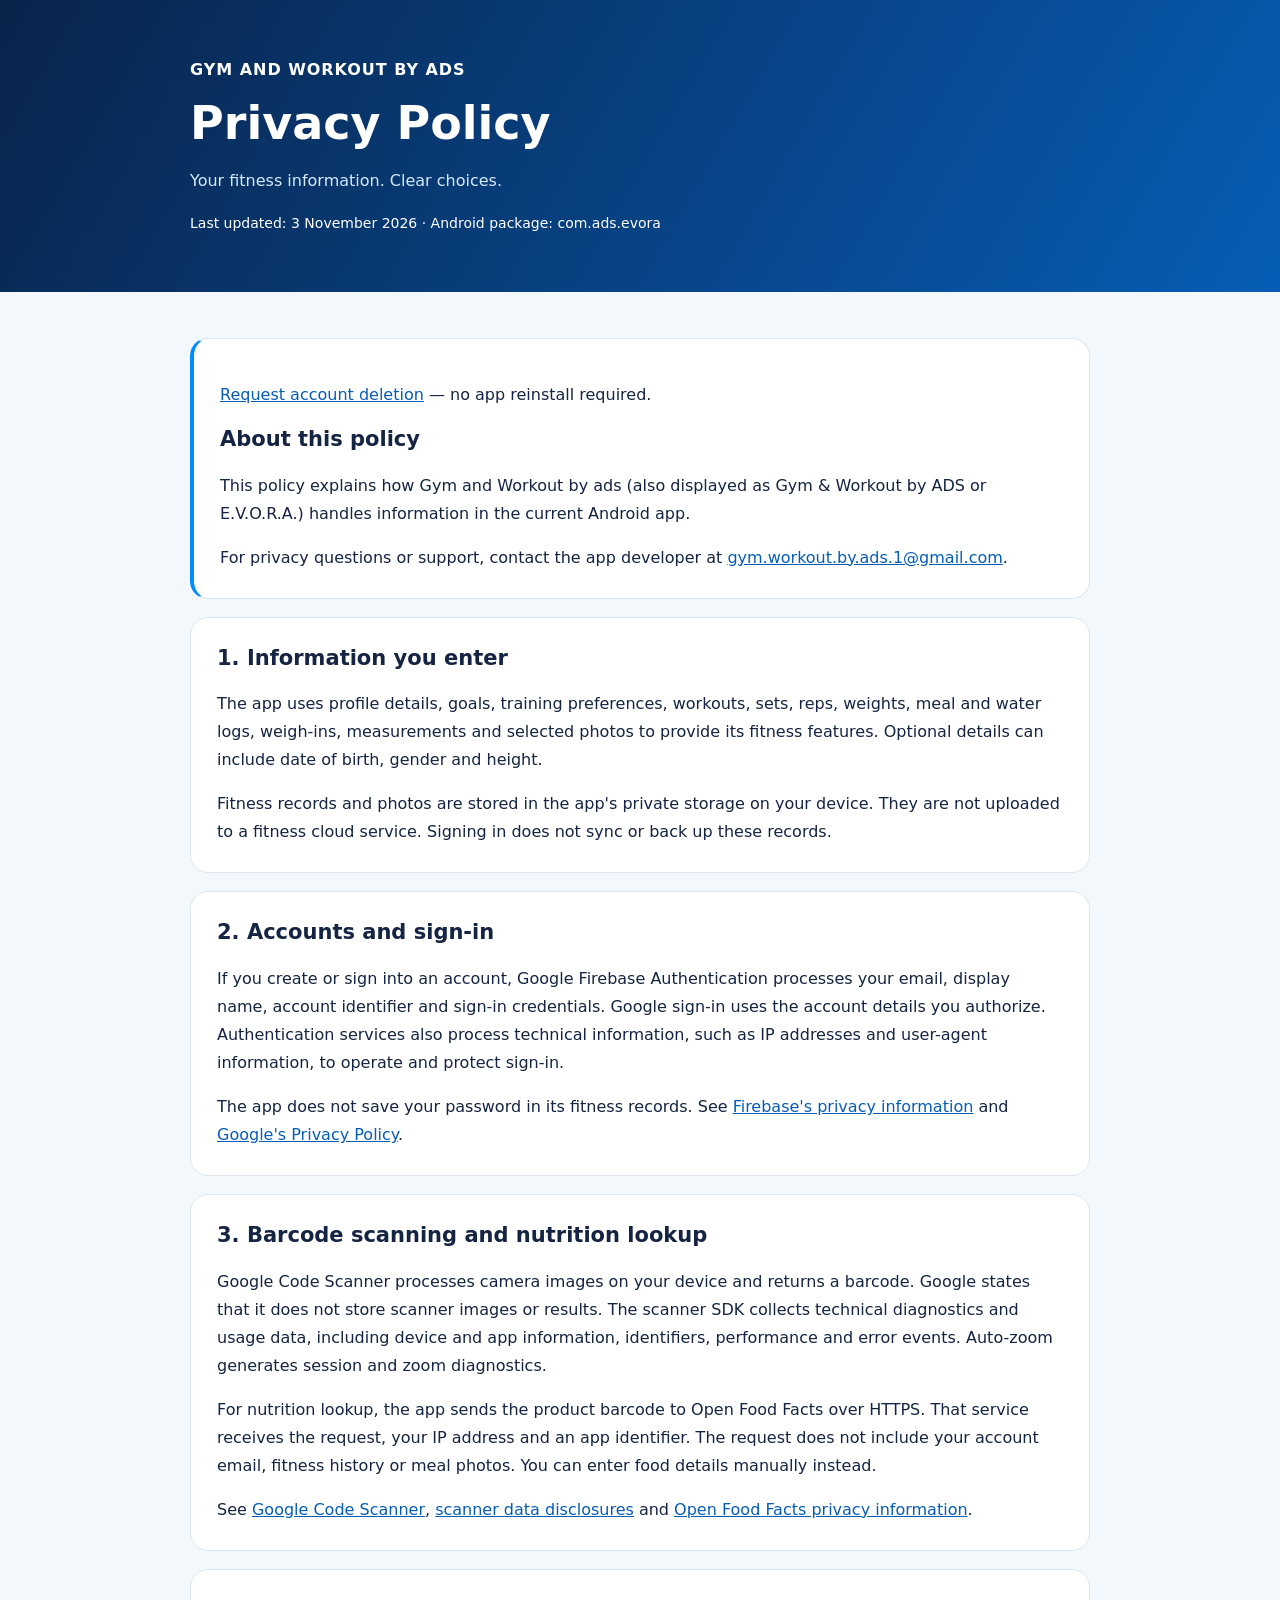
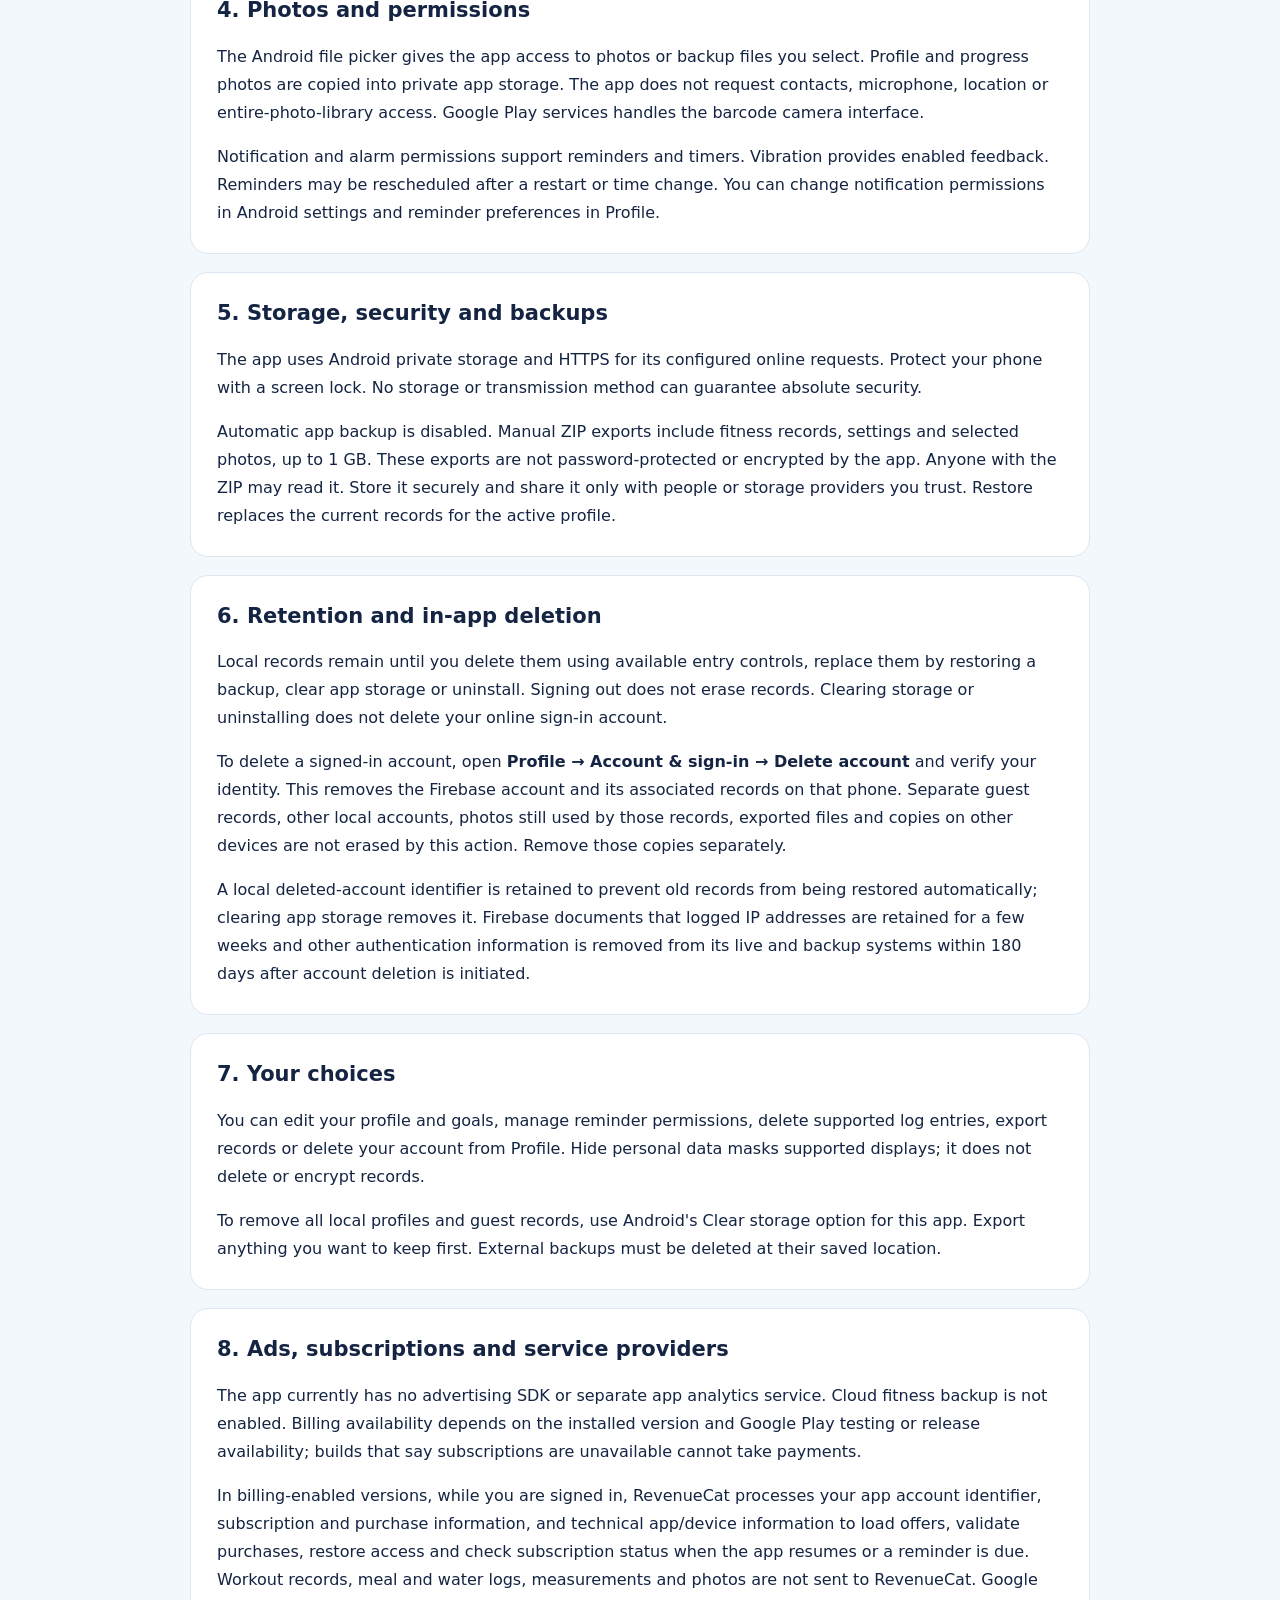
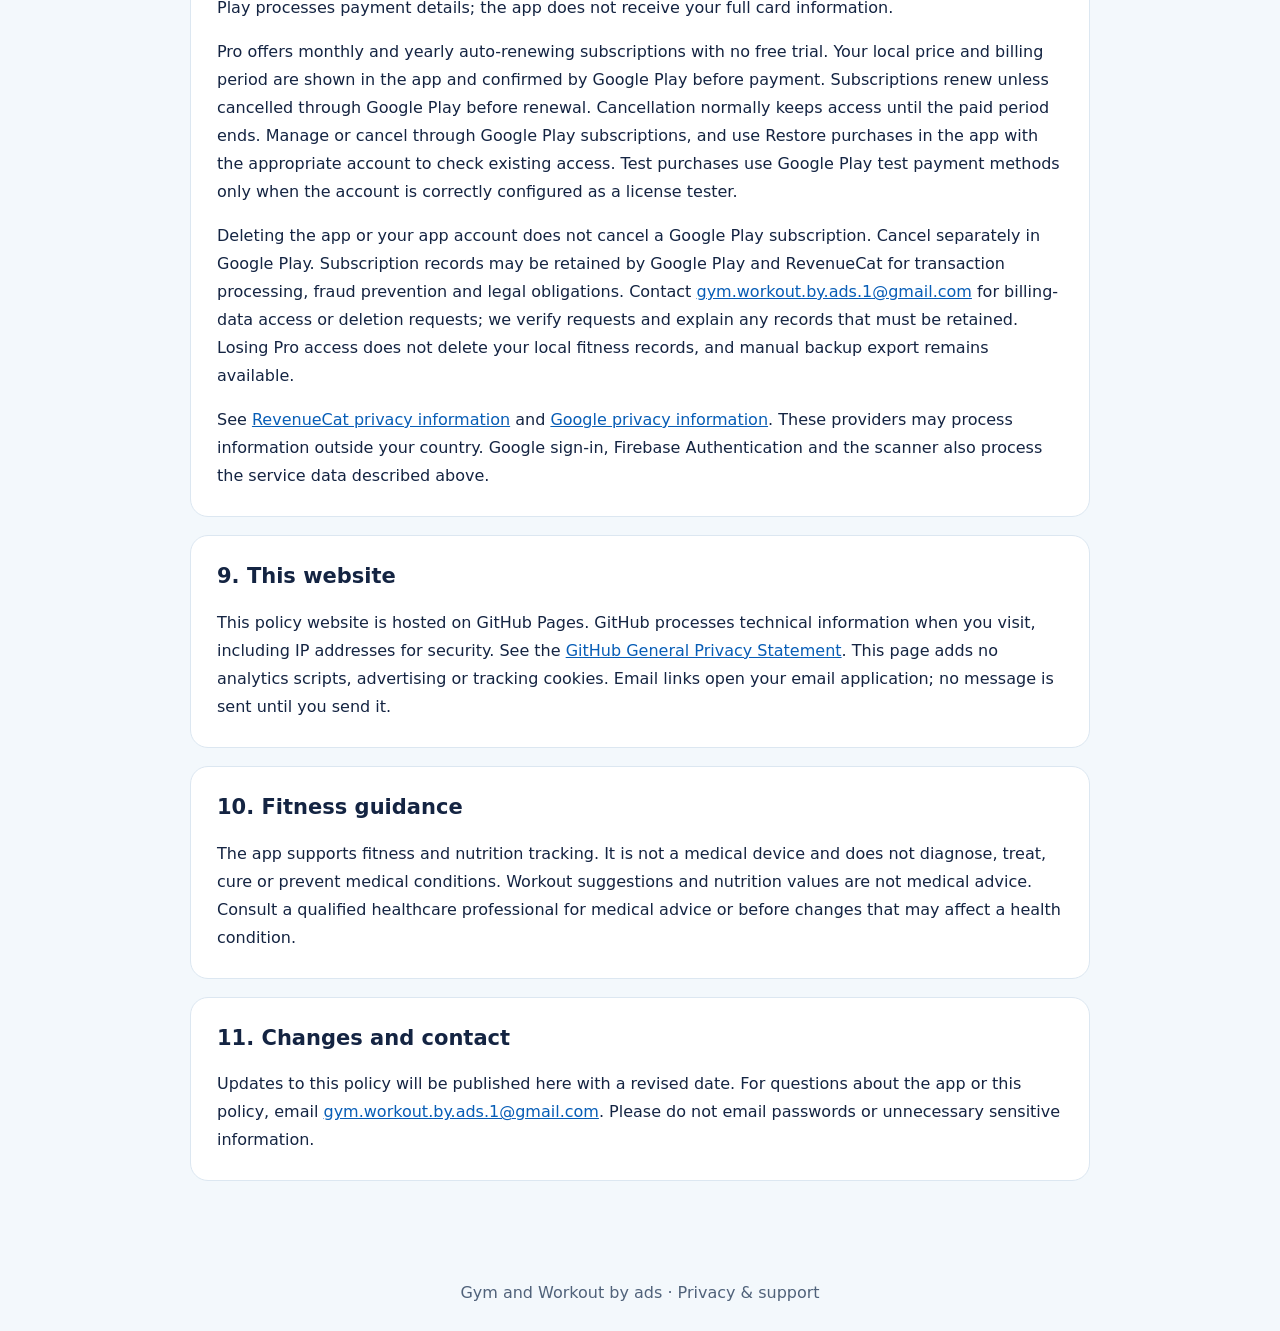
<file: index.html>
<!doctype html>
<html lang="en">
<head>
<meta charset="utf-8">
<meta name="viewport" content="width=device-width,initial-scale=1">
<meta name="description" content="Privacy policy for Gym and Workout by ads, Android package com.ads.evora.">
<title>Privacy Policy | Gym and Workout by ads</title>
<style>:root{font-family:system-ui,-apple-system,Segoe UI,sans-serif;color:#142442;background:#f3f8fc;line-height:1.75}*{box-sizing:border-box}body{margin:0}header{background:linear-gradient(120deg,#09244b,#075db6);color:white;padding:56px max(24px,calc((100% - 900px)/2))}header p{color:#d5e9ff}h1{font-size:clamp(30px,5vw,46px);line-height:1.2;margin:12px 0}main{max-width:948px;margin:auto;padding:28px 24px 56px}section{background:white;border:1px solid #dce7f1;border-radius:18px;padding:26px;margin:18px 0}h2{font-size:21px;line-height:1.4;margin-top:0}a{color:#075db6;overflow-wrap:anywhere}a:focus-visible{outline:3px solid #19a5ed;outline-offset:4px}.brand{font-weight:700;letter-spacing:.06em}.meta{font-size:14px}.summary{border-left:4px solid #008cff}footer{padding:24px;text-align:center;color:#50627a}p:last-child{margin-bottom:0}@media(max-width:500px){header{padding:36px 22px}main{padding:16px 14px 32px}section{padding:20px}}</style>
</head>
<body>
<header>
<div class="brand">GYM AND WORKOUT BY ADS</div>
<h1>Privacy Policy</h1>
<p>Your fitness information. Clear choices.</p>
<div class="meta">Last updated: 3 November 2026 · Android package: com.ads.evora</div>
</header>
<main>
<section class="summary">
<p>
<a href="delete-account.html">Request account deletion</a> — no app reinstall required.</p>
<h2>About this policy</h2>
<p>This policy explains how Gym and Workout by ads (also displayed as Gym &amp; Workout by ADS or E.V.O.R.A.) handles information in the current Android app.</p>
<p>For privacy questions or support, contact the app developer at <a href="mailto:gym.workout.by.ads.1@gmail.com">gym.workout.by.ads.1@gmail.com</a>.</p>
</section>
<section>
<h2>1. Information you enter</h2>
<p>The app uses profile details, goals, training preferences, workouts, sets, reps, weights, meal and water logs, weigh-ins, measurements and selected photos to provide its fitness features. Optional details can include date of birth, gender and height.</p>
<p>Fitness records and photos are stored in the app's private storage on your device. They are not uploaded to a fitness cloud service. Signing in does not sync or back up these records.</p>
</section>
<section>
<h2>2. Accounts and sign-in</h2>
<p>If you create or sign into an account, Google Firebase Authentication processes your email, display name, account identifier and sign-in credentials. Google sign-in uses the account details you authorize. Authentication services also process technical information, such as IP addresses and user-agent information, to operate and protect sign-in.</p>
<p>The app does not save your password in its fitness records. See <a href="https://firebase.google.com/support/privacy">Firebase's privacy information</a> and <a href="https://policies.google.com/privacy">Google's Privacy Policy</a>.</p>
</section>
<section>
<h2>3. Barcode scanning and nutrition lookup</h2>
<p>Google Code Scanner processes camera images on your device and returns a barcode. Google states that it does not store scanner images or results. The scanner SDK collects technical diagnostics and usage data, including device and app information, identifiers, performance and error events. Auto-zoom generates session and zoom diagnostics.</p>
<p>For nutrition lookup, the app sends the product barcode to Open Food Facts over HTTPS. That service receives the request, your IP address and an app identifier. The request does not include your account email, fitness history or meal photos. You can enter food details manually instead.</p>
<p>See <a href="https://developers.google.com/ml-kit/vision/barcode-scanning/code-scanner">Google Code Scanner</a>, <a href="https://developers.google.com/ml-kit/android-data-disclosure">scanner data disclosures</a> and <a href="https://world.openfoodfacts.org/privacy">Open Food Facts privacy information</a>.</p>
</section>
<section>
<h2>4. Photos and permissions</h2>
<p>The Android file picker gives the app access to photos or backup files you select. Profile and progress photos are copied into private app storage. The app does not request contacts, microphone, location or entire-photo-library access. Google Play services handles the barcode camera interface.</p>
<p>Notification and alarm permissions support reminders and timers. Vibration provides enabled feedback. Reminders may be rescheduled after a restart or time change. You can change notification permissions in Android settings and reminder preferences in Profile.</p>
</section>
<section>
<h2>5. Storage, security and backups</h2>
<p>The app uses Android private storage and HTTPS for its configured online requests. Protect your phone with a screen lock. No storage or transmission method can guarantee absolute security.</p>
<p>Automatic app backup is disabled. Manual ZIP exports include fitness records, settings and selected photos, up to 1 GB. These exports are not password-protected or encrypted by the app. Anyone with the ZIP may read it. Store it securely and share it only with people or storage providers you trust. Restore replaces the current records for the active profile.</p>
</section>
<section>
<h2>6. Retention and in-app deletion</h2>
<p>Local records remain until you delete them using available entry controls, replace them by restoring a backup, clear app storage or uninstall. Signing out does not erase records. Clearing storage or uninstalling does not delete your online sign-in account.</p>
<p>To delete a signed-in account, open <strong>Profile → Account &amp; sign-in → Delete account</strong> and verify your identity. This removes the Firebase account and its associated records on that phone. Separate guest records, other local accounts, photos still used by those records, exported files and copies on other devices are not erased by this action. Remove those copies separately.</p>
<p>A local deleted-account identifier is retained to prevent old records from being restored automatically; clearing app storage removes it. Firebase documents that logged IP addresses are retained for a few weeks and other authentication information is removed from its live and backup systems within 180 days after account deletion is initiated.</p>
</section>
<section>
<h2>7. Your choices</h2>
<p>You can edit your profile and goals, manage reminder permissions, delete supported log entries, export records or delete your account from Profile. Hide personal data masks supported displays; it does not delete or encrypt records.</p>
<p>To remove all local profiles and guest records, use Android's Clear storage option for this app. Export anything you want to keep first. External backups must be deleted at their saved location.</p>
</section>
<section>
<h2>8. Ads, subscriptions and service providers</h2>
<p>The app currently has no advertising SDK or separate app analytics service. Cloud fitness backup is not enabled. Billing availability depends on the installed version and Google Play testing or release availability; builds that say subscriptions are unavailable cannot take payments.</p>
<p>In billing-enabled versions, while you are signed in, RevenueCat processes your app account identifier, subscription and purchase information, and technical app/device information to load offers, validate purchases, restore access and check subscription status when the app resumes or a reminder is due. Workout records, meal and water logs, measurements and photos are not sent to RevenueCat. Google Play processes payment details; the app does not receive your full card information.</p>
<p>Pro offers monthly and yearly auto-renewing subscriptions with no free trial. Your local price and billing period are shown in the app and confirmed by Google Play before payment. Subscriptions renew unless cancelled through Google Play before renewal. Cancellation normally keeps access until the paid period ends. Manage or cancel through Google Play subscriptions, and use Restore purchases in the app with the appropriate account to check existing access. Test purchases use Google Play test payment methods only when the account is correctly configured as a license tester.</p>
<p>Deleting the app or your app account does not cancel a Google Play subscription. Cancel separately in Google Play. Subscription records may be retained by Google Play and RevenueCat for transaction processing, fraud prevention and legal obligations. Contact <a href="mailto:gym.workout.by.ads.1@gmail.com">gym.workout.by.ads.1@gmail.com</a> for billing-data access or deletion requests; we verify requests and explain any records that must be retained. Losing Pro access does not delete your local fitness records, and manual backup export remains available.</p>
<p>See <a href="https://www.revenuecat.com/privacy/">RevenueCat privacy information</a> and <a href="https://policies.google.com/privacy">Google privacy information</a>. These providers may process information outside your country. Google sign-in, Firebase Authentication and the scanner also process the service data described above.</p>
</section>
<section>
<h2>9. This website</h2>
<p>This policy website is hosted on GitHub Pages. GitHub processes technical information when you visit, including IP addresses for security. See the <a href="https://docs.github.com/en/site-policy/privacy-policies/github-general-privacy-statement">GitHub General Privacy Statement</a>. This page adds no analytics scripts, advertising or tracking cookies. Email links open your email application; no message is sent until you send it.</p>
</section>
<section>
<h2>10. Fitness guidance</h2>
<p>The app supports fitness and nutrition tracking. It is not a medical device and does not diagnose, treat, cure or prevent medical conditions. Workout suggestions and nutrition values are not medical advice. Consult a qualified healthcare professional for medical advice or before changes that may affect a health condition.</p>
</section>
<section>
<h2>11. Changes and contact</h2>
<p>Updates to this policy will be published here with a revised date. For questions about the app or this policy, email <a href="mailto:gym.workout.by.ads.1@gmail.com">gym.workout.by.ads.1@gmail.com</a>. Please do not email passwords or unnecessary sensitive information.</p>
</section>
</main>
<footer>Gym and Workout by ads · Privacy &amp; support</footer>
</body>
</html>
</file>
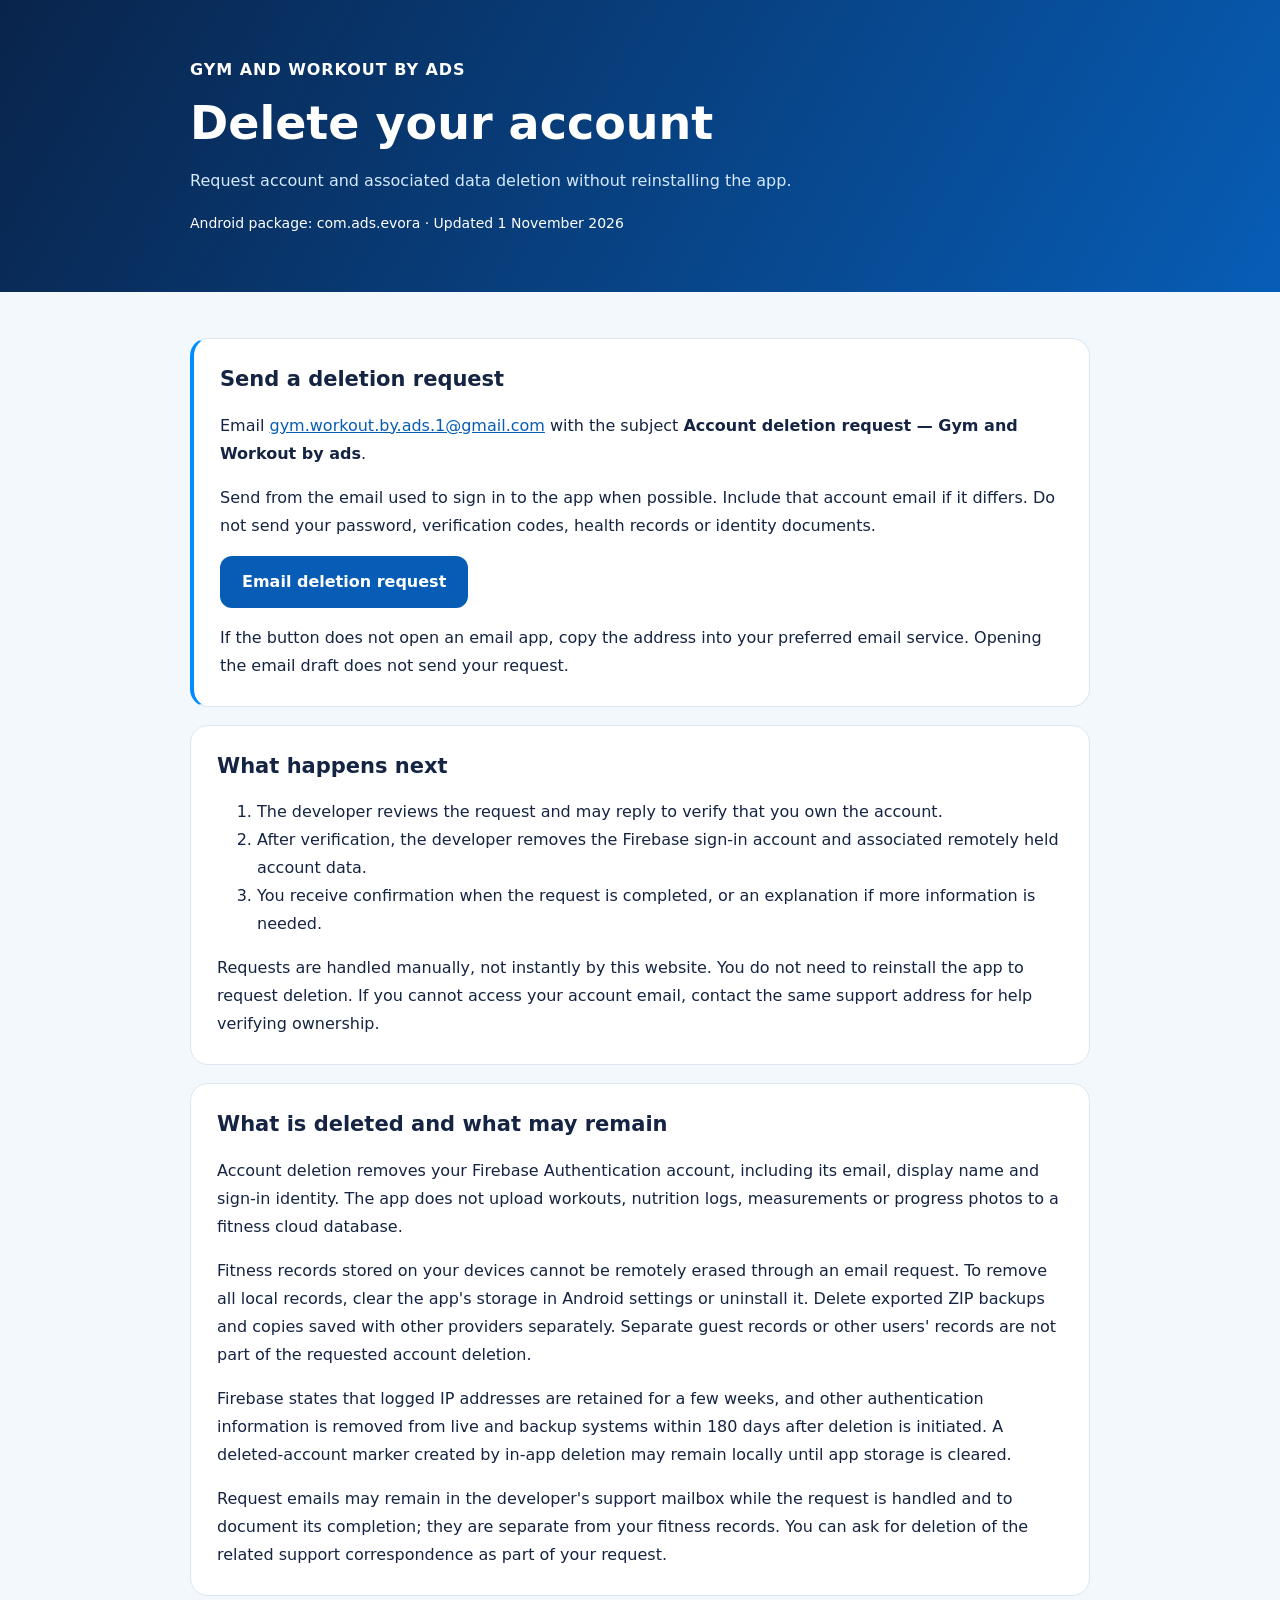
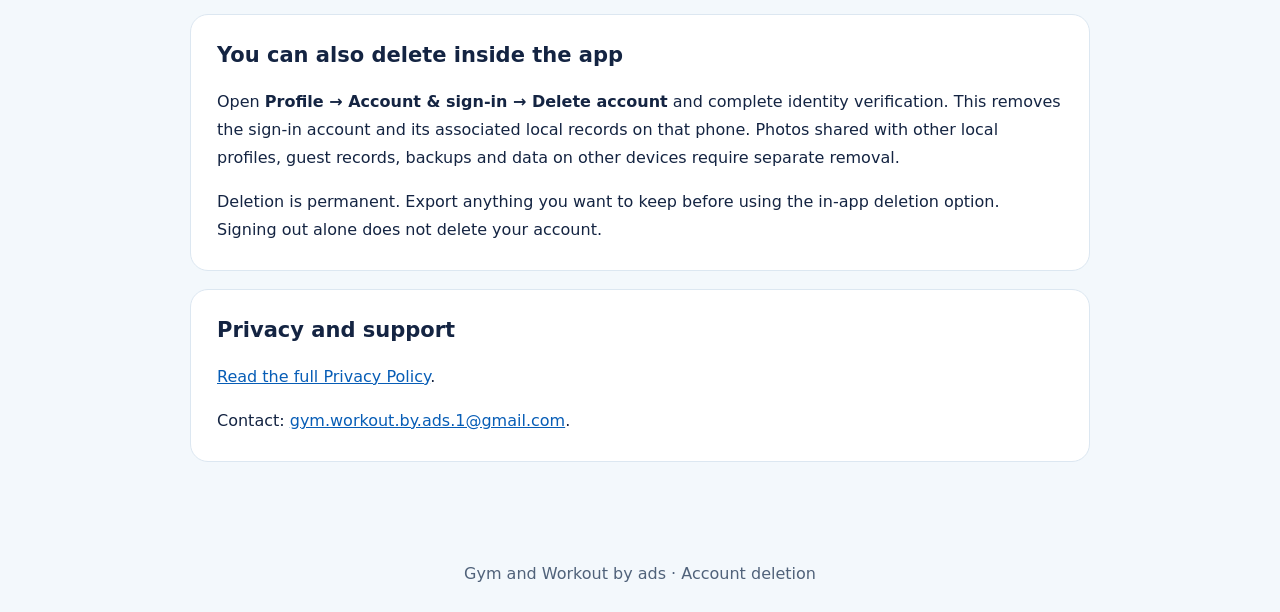
<file: delete-account.html>
<!doctype html>
<html lang="en">
<head>
<meta charset="utf-8">
<meta name="viewport" content="width=device-width,initial-scale=1">
<meta name="description" content="Privacy policy for Gym and Workout by ads, Android package com.ads.evora.">
<title>Delete your account | Gym and Workout by ads</title>
<style>:root{font-family:system-ui,-apple-system,Segoe UI,sans-serif;color:#142442;background:#f3f8fc;line-height:1.75}*{box-sizing:border-box}body{margin:0}header{background:linear-gradient(120deg,#09244b,#075db6);color:white;padding:56px max(24px,calc((100% - 900px)/2))}header p{color:#d5e9ff}h1{font-size:clamp(30px,5vw,46px);line-height:1.2;margin:12px 0}main{max-width:948px;margin:auto;padding:28px 24px 56px}section{background:white;border:1px solid #dce7f1;border-radius:18px;padding:26px;margin:18px 0}h2{font-size:21px;line-height:1.4;margin-top:0}a{color:#075db6;overflow-wrap:anywhere}a:focus-visible{outline:3px solid #19a5ed;outline-offset:4px}.brand{font-weight:700;letter-spacing:.06em}.meta{font-size:14px}.summary{border-left:4px solid #008cff}footer{padding:24px;text-align:center;color:#50627a}p:last-child{margin-bottom:0}@media(max-width:500px){header{padding:36px 22px}main{padding:16px 14px 32px}section{padding:20px}}</style>
</head>
<body>
<header>
<div class="brand">GYM AND WORKOUT BY ADS</div>
<h1>Delete your account</h1>
<p>Request account and associated data deletion without reinstalling the app.</p>
<div class="meta">Android package: com.ads.evora · Updated 1 November 2026</div>
</header>
<main>
<section class="summary">
<h2>Send a deletion request</h2>
<p>Email <a href="mailto:gym.workout.by.ads.1@gmail.com?subject=Account%20deletion%20request%20-%20Gym%20and%20Workout%20by%20ads&amp;body=Please%20delete%20my%20Gym%20and%20Workout%20by%20ads%20account%20and%20associated%20data.%0AAccount%20email%3A%20">gym.workout.by.ads.1@gmail.com</a> with the subject <strong>Account deletion request — Gym and Workout by ads</strong>.</p>
<p>Send from the email used to sign in to the app when possible. Include that account email if it differs. Do not send your password, verification codes, health records or identity documents.</p>
<p>
<a style="display:inline-block;padding:12px 22px;border-radius:12px;background:#075db6;color:white;text-decoration:none;font-weight:650" href="mailto:gym.workout.by.ads.1@gmail.com?subject=Account%20deletion%20request%20-%20Gym%20and%20Workout%20by%20ads&amp;body=Please%20delete%20my%20Gym%20and%20Workout%20by%20ads%20account%20and%20associated%20data.%0AAccount%20email%3A%20">Email deletion request</a>
</p>
<p>If the button does not open an email app, copy the address into your preferred email service. Opening the email draft does not send your request.</p>
</section>
<section>
<h2>What happens next</h2>
<ol>
<li>The developer reviews the request and may reply to verify that you own the account.</li>
<li>After verification, the developer removes the Firebase sign-in account and associated remotely held account data.</li>
<li>You receive confirmation when the request is completed, or an explanation if more information is needed.</li>
</ol>
<p>Requests are handled manually, not instantly by this website. You do not need to reinstall the app to request deletion. If you cannot access your account email, contact the same support address for help verifying ownership.</p>
</section>
<section>
<h2>What is deleted and what may remain</h2>
<p>Account deletion removes your Firebase Authentication account, including its email, display name and sign-in identity. The app does not upload workouts, nutrition logs, measurements or progress photos to a fitness cloud database.</p>
<p>Fitness records stored on your devices cannot be remotely erased through an email request. To remove all local records, clear the app's storage in Android settings or uninstall it. Delete exported ZIP backups and copies saved with other providers separately. Separate guest records or other users' records are not part of the requested account deletion.</p>
<p>Firebase states that logged IP addresses are retained for a few weeks, and other authentication information is removed from live and backup systems within 180 days after deletion is initiated. A deleted-account marker created by in-app deletion may remain locally until app storage is cleared.</p>
<p>Request emails may remain in the developer's support mailbox while the request is handled and to document its completion; they are separate from your fitness records. You can ask for deletion of the related support correspondence as part of your request.</p>
</section>
<section>
<h2>You can also delete inside the app</h2>
<p>Open <strong>Profile → Account &amp; sign-in → Delete account</strong> and complete identity verification. This removes the sign-in account and its associated local records on that phone. Photos shared with other local profiles, guest records, backups and data on other devices require separate removal.</p>
<p>Deletion is permanent. Export anything you want to keep before using the in-app deletion option. Signing out alone does not delete your account.</p>
</section>
<section>
<h2>Privacy and support</h2>
<p>
<a href="index.html">Read the full Privacy Policy</a>.</p>
<p>Contact: <a href="mailto:gym.workout.by.ads.1@gmail.com">gym.workout.by.ads.1@gmail.com</a>.</p>
</section>
</main>
<footer>Gym and Workout by ads · Account deletion</footer>
</body>
</html>
</file>
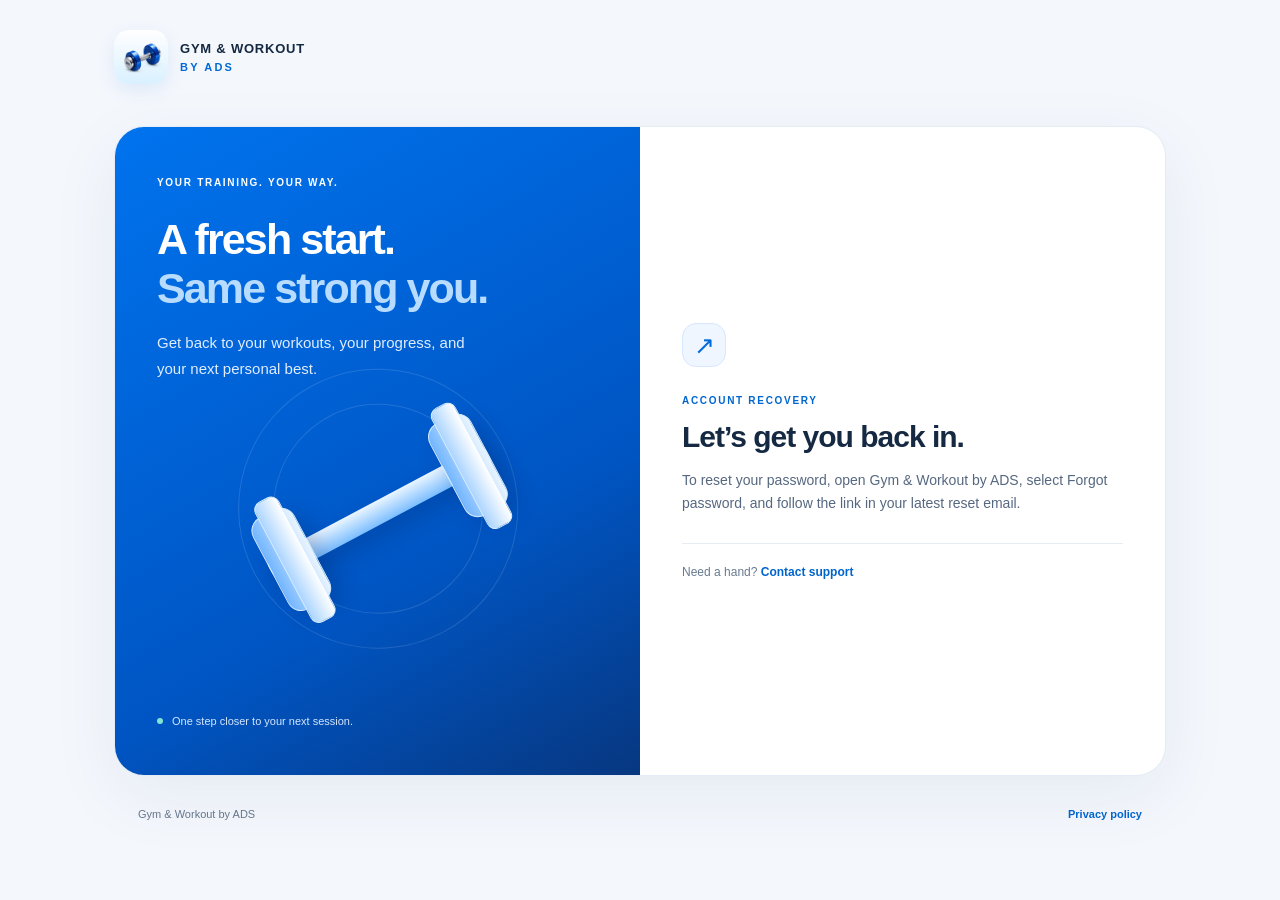
<file: reset-password.html>
<!doctype html>
<html lang="en">
<head>
  <meta charset="utf-8">
  <meta name="viewport" content="width=device-width, initial-scale=1">
  <meta name="referrer" content="no-referrer">
  <meta name="robots" content="noindex, nofollow">
  <meta http-equiv="Content-Security-Policy" content="default-src 'none'; script-src 'self'; style-src 'self'; img-src 'self'; connect-src https://identitytoolkit.googleapis.com; base-uri 'none'; form-action 'none'; object-src 'none'">
  <title>Reset your password | Gym &amp; Workout by ADS</title>
  <link rel="stylesheet" href="reset-password.css">
  <script type="module" src="reset-password.js"></script>
</head>
<body>
  <header class="brand"><img src="ads-logo.png" alt="ADS" width="54" height="54"><span>GYM &amp; WORKOUT <small>BY ADS</small></span></header>
  <main>
    <aside class="intro" aria-label="Welcome back">
      <span class="eyebrow">YOUR TRAINING. YOUR WAY.</span>
      <h1>A fresh start.<br><span>Same strong you.</span></h1>
      <p>Get back to your workouts, your progress, and your next personal best.</p>
      <div class="art" aria-hidden="true"><span class="orbit one"></span><span class="orbit two"></span><span class="bar"></span><span class="plate left"></span><span class="plate right"></span></div>
      <div class="intro-bottom"><span class="dot"></span> One step closer to your next session.</div>
    </aside>
    <section class="card" aria-labelledby="heading">
      <span class="security-icon" aria-hidden="true">↗</span>
      <p class="eyebrow blue">ACCOUNT RECOVERY</p>
      <h2 id="heading" tabindex="-1">Checking your link…</h2>
      <p id="description" class="description">Just a moment while we check your password-reset link.</p>
      <div id="status" role="status" aria-live="polite"></div>
      <form id="reset-form" hidden novalidate>
        <label for="new-password">New password</label>
        <div class="password-wrap"><input id="new-password" name="new-password" type="password" autocomplete="new-password" minlength="8" maxlength="4096" aria-describedby="requirements" required><button type="button" class="reveal" data-for="new-password" aria-label="Show new password" aria-pressed="false">Show</button></div>
        <p id="requirements" class="hint">Use at least 8 characters, including an uppercase letter, a number and a symbol.</p>
        <label for="confirm-password">Confirm new password</label>
        <div class="password-wrap"><input id="confirm-password" name="confirm-password" type="password" autocomplete="new-password" maxlength="4096" required><button type="button" class="reveal" data-for="confirm-password" aria-label="Show confirmation password" aria-pressed="false">Show</button></div>
        <p id="form-error" class="error" role="alert"></p>
        <button id="submit" class="primary" type="submit">Save new password <span aria-hidden="true">→</span></button>
        <p class="secure-note">Your password is sent securely to our sign-in provider.</p>
      </form>
      <button id="retry" class="primary" type="button" hidden>Try again</button>
      <div id="next-steps" class="next-steps" hidden><strong>Back to your routine</strong><p>Open Gym &amp; Workout by ADS on your phone and sign in with your new password.</p></div>
      <div class="help">Need a hand? <a href="mailto:gym.workout.by.ads.1@gmail.com">Contact support</a></div>
      <noscript><p class="error">Please enable JavaScript to use this secure reset page.</p></noscript>
    </section>
  </main>
  <footer><span>Gym &amp; Workout by ADS</span><a href="index.html">Privacy policy</a></footer>
</body>
</html>
</file>
